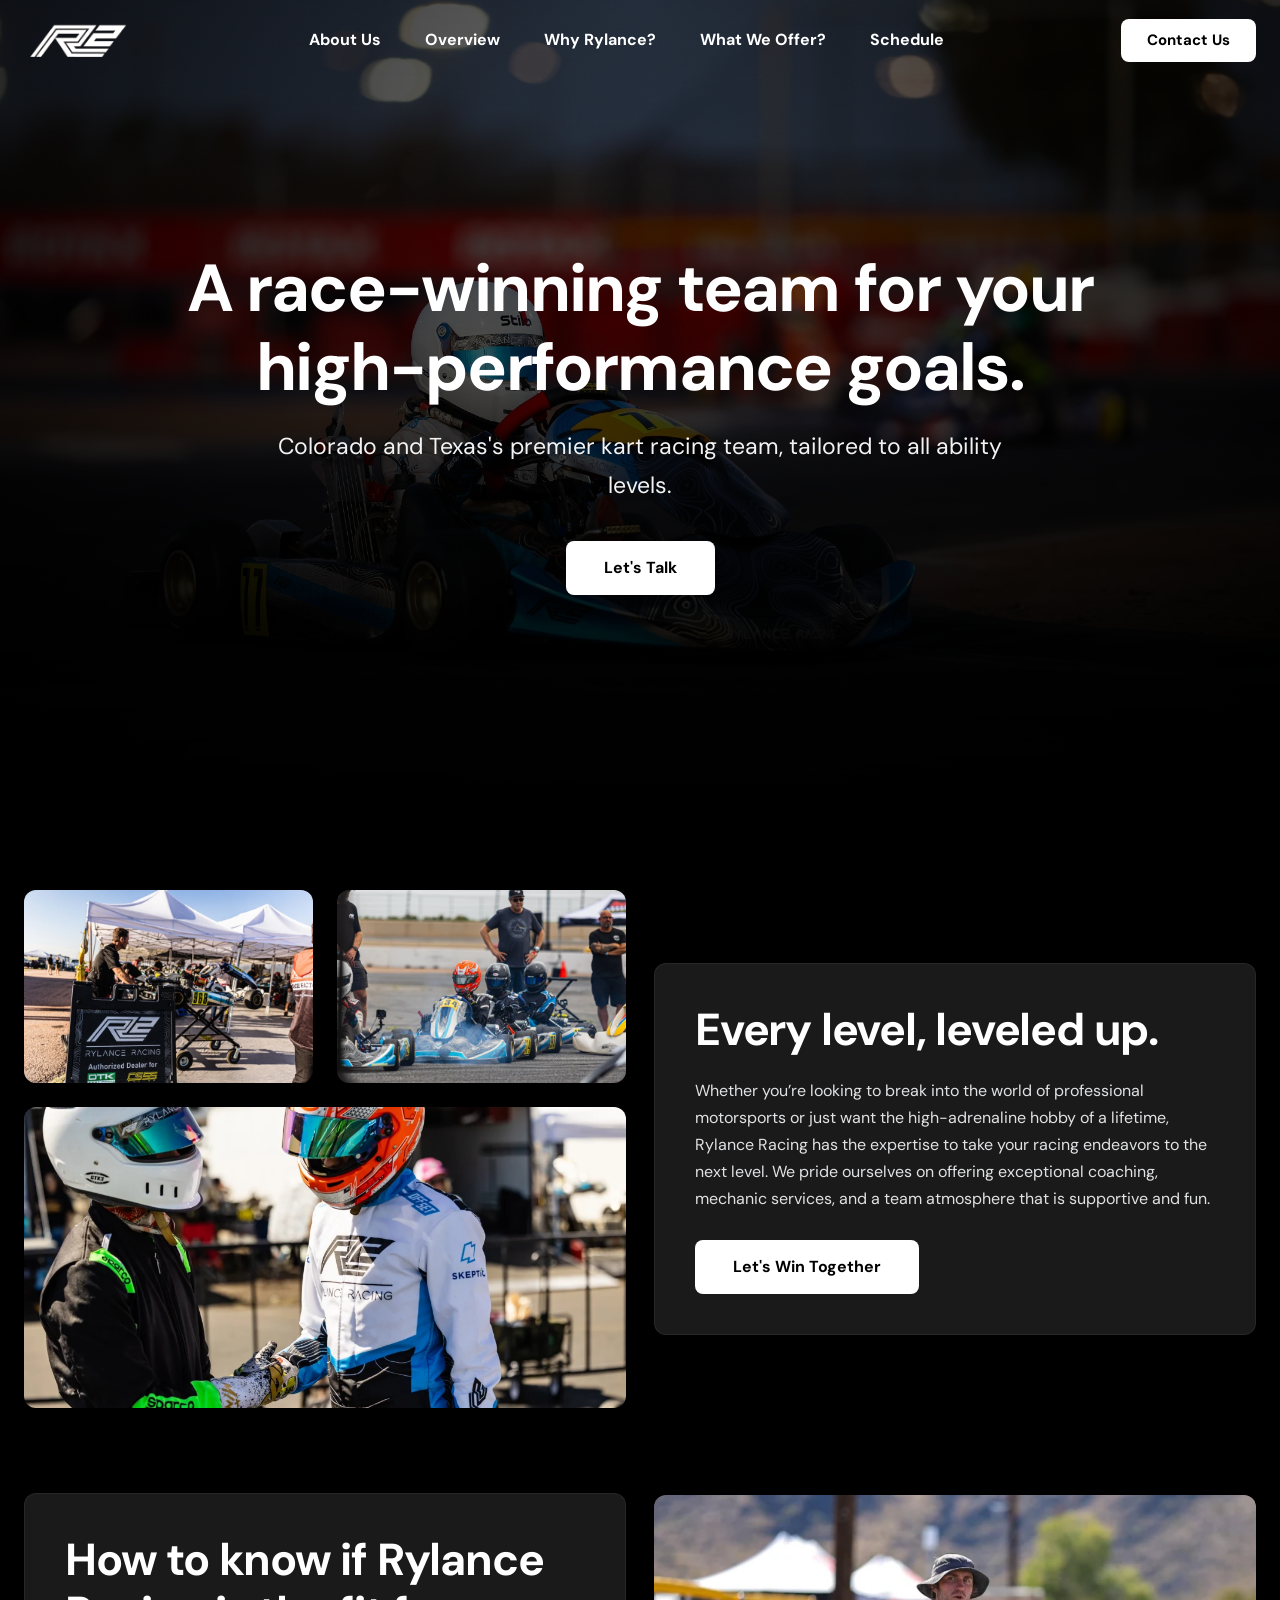
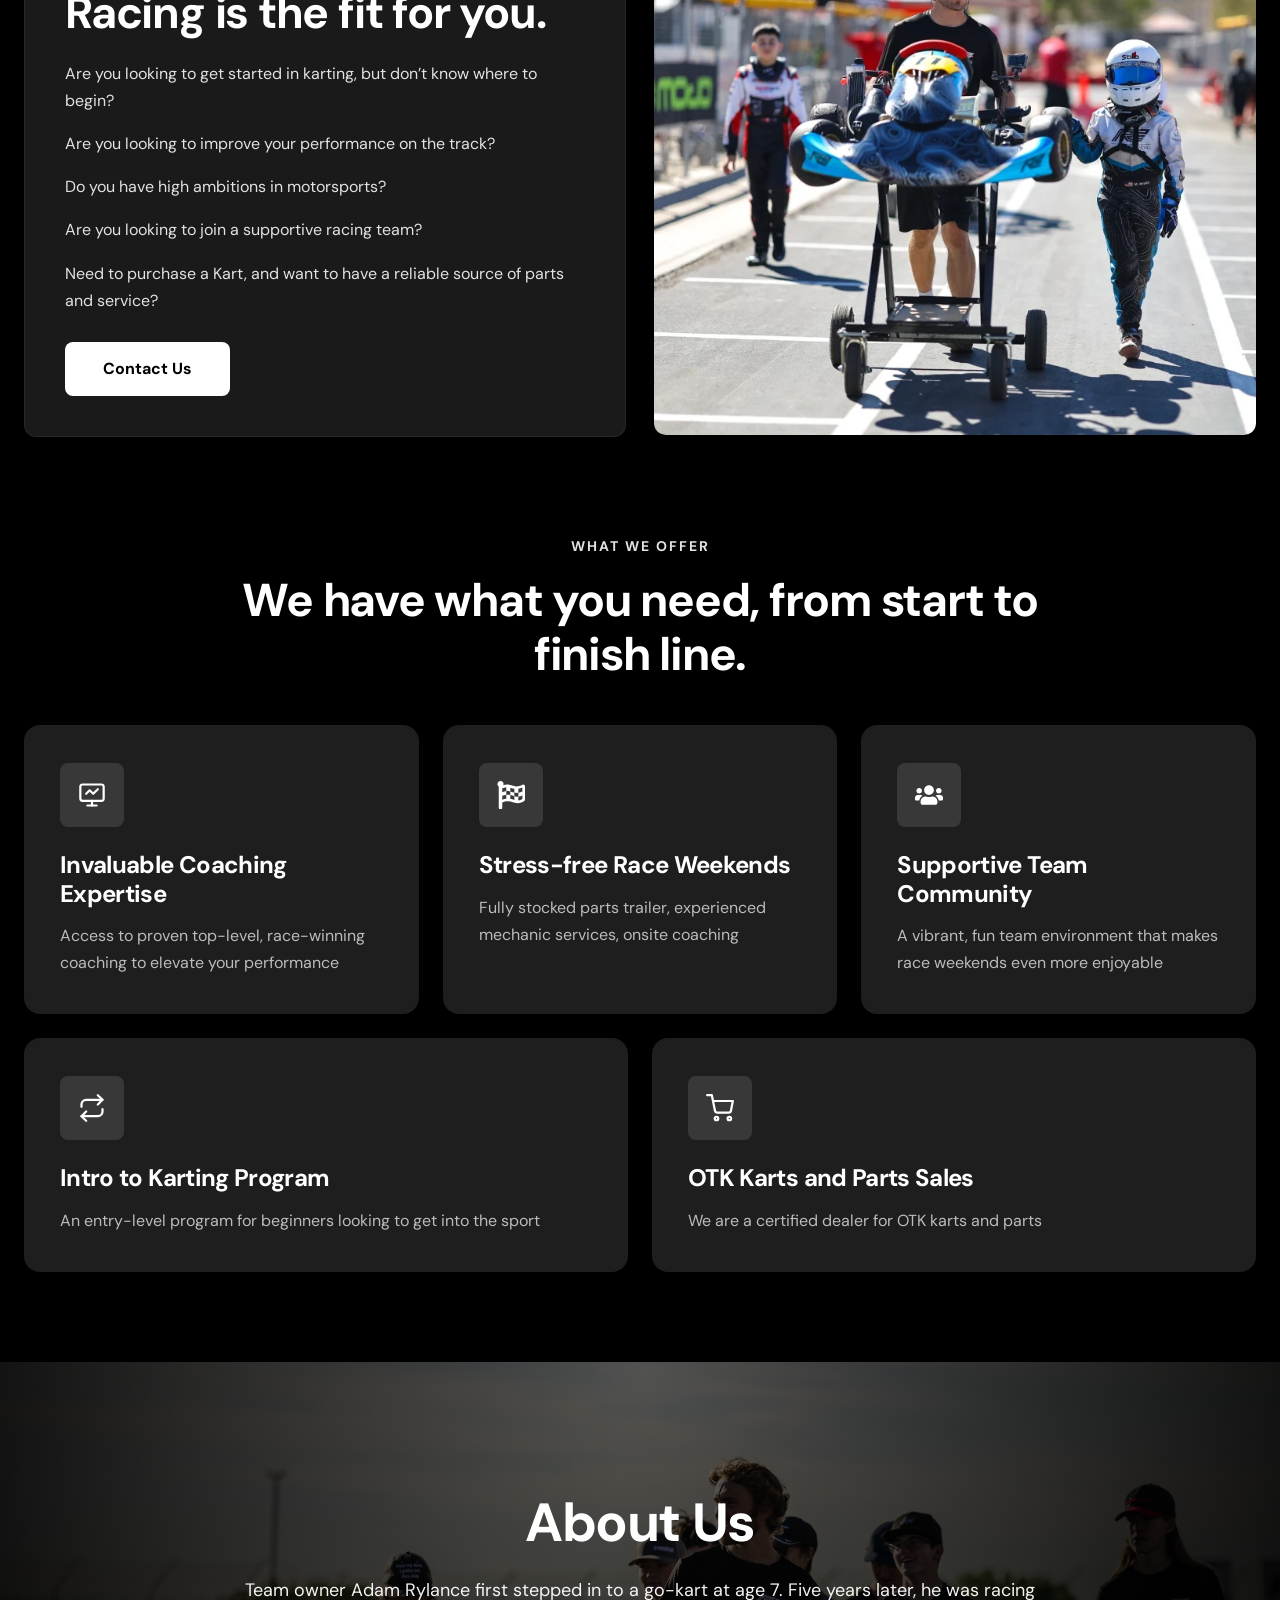
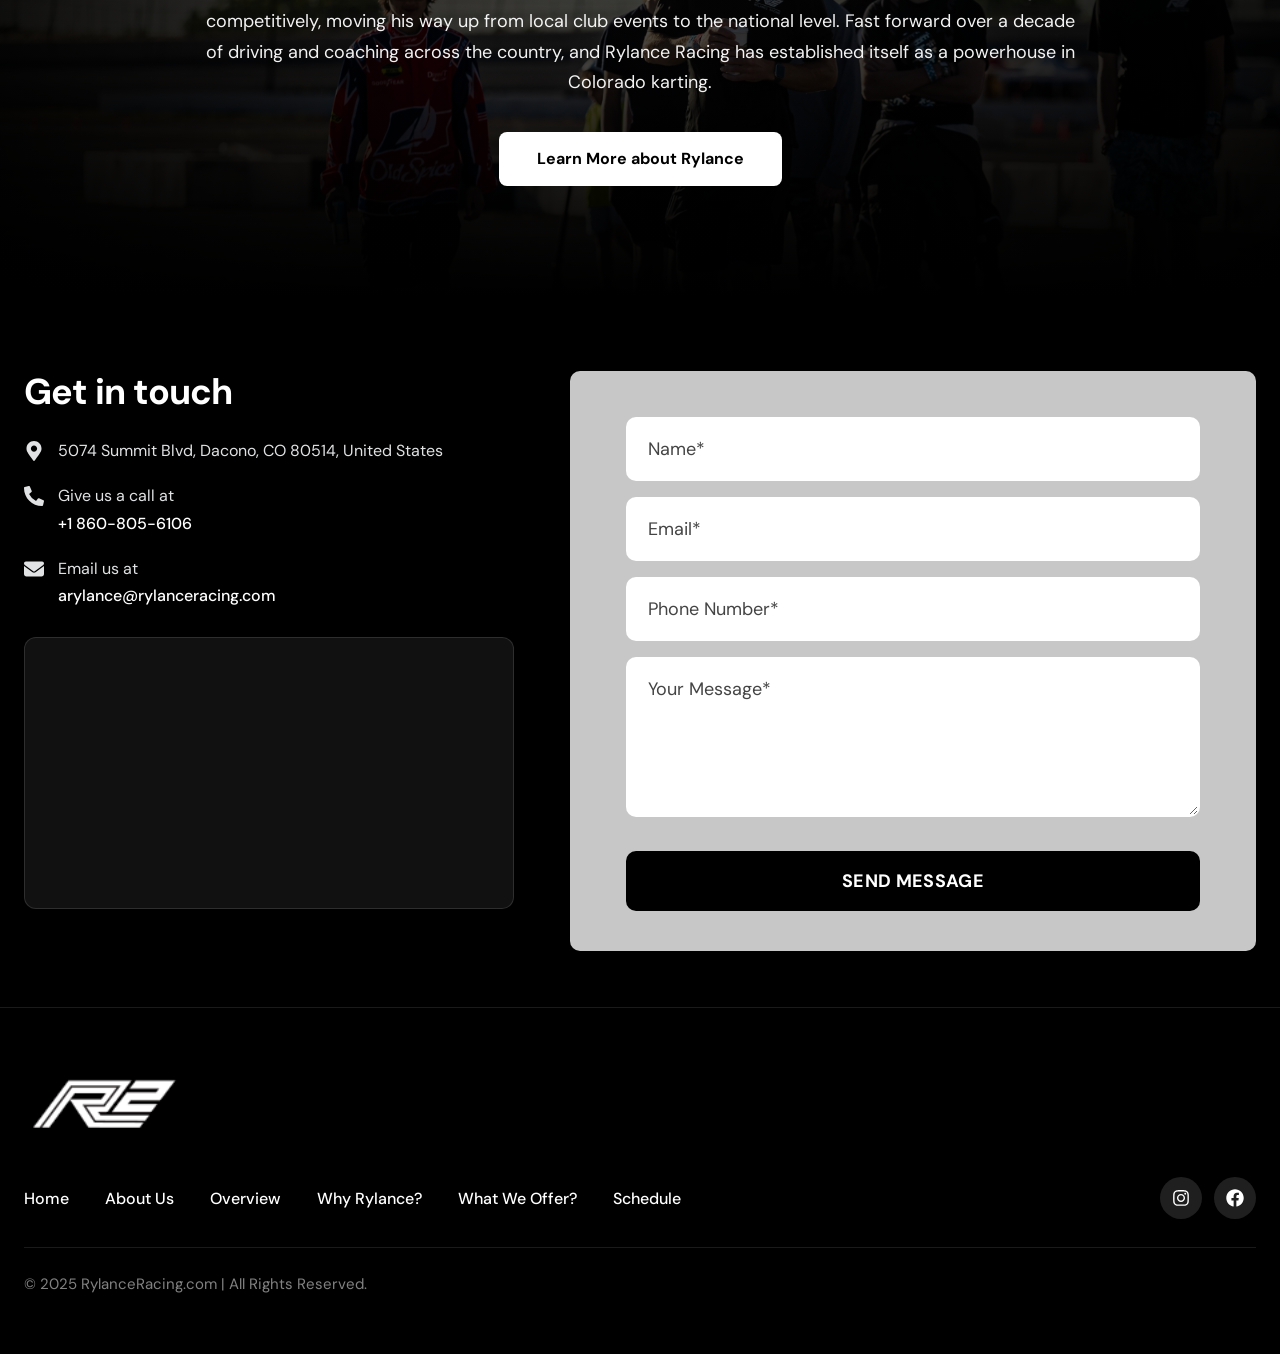
<file: index.html>
<!DOCTYPE html>
<html lang="en">
<head>
  <meta charset="UTF-8">
  <meta name="viewport" content="width=device-width, initial-scale=1.0">
  <title>Rylance Racing | Colorado &amp; Texas Kart Racing Team</title>
  <meta name="description" content="Colorado and Texas's premier kart racing team, tailored to all ability levels — coaching, mechanic services, Intro to Karting, and certified OTK karts &amp; parts.">
  <link rel="icon" type="image/png" href="assets/images/favicon.png">
  <link rel="stylesheet" href="styles.css">
</head>
<body>
  <header class="site-header">
    <div class="container header-inner">
      <a class="brand-logo" href="index.html" aria-label="Rylance Racing Home">
        <img src="assets/images/logo-light.png" width="120" height="58" alt="Rylance Racing">
      </a>

      <nav class="main-nav" id="primary-nav" aria-label="Primary Navigation">
        <ul>
          <li><a href="about-us.html">About Us</a></li>
          <li><a href="#overview">Overview</a></li>
          <li><a href="#why">Why Rylance?</a></li>
          <li><a href="#weoffer">What We Offer?</a></li>
          <li><a href="schedule.html">Schedule</a></li>
        </ul>
      </nav>

      <div class="header-actions">
        <a class="btn btn-light btn-header" href="#contact">Contact Us</a>
        <button class="menu-toggle" type="button" aria-label="Toggle navigation menu" aria-controls="primary-nav" aria-expanded="false">
          <svg viewBox="0 0 24 24" fill="none" stroke="currentColor" stroke-width="2.2" stroke-linecap="round" aria-hidden="true">
            <line x1="3" y1="6" x2="21" y2="6"></line>
            <line x1="3" y1="12" x2="21" y2="12"></line>
            <line x1="3" y1="18" x2="21" y2="18"></line>
          </svg>
        </button>
      </div>
    </div>
  </header>

  <main>
    <section class="hero hero-home">
      <div class="container">
        <h1>A race-winning team for your high-performance goals.</h1>
        <p class="hero-subtitle">Colorado and Texas's premier kart racing team, tailored to all ability levels.</p>
        <a class="btn btn-light" href="#contact">Let's Talk</a>
      </div>
    </section>

    <section class="section-split" id="overview">
      <div class="container split-grid">
        <div class="photo-collage">
          <img
            class="collage-top"
            src="assets/images/overview-1.webp"
            srcset="assets/images/overview-1-sm.webp 768w, assets/images/overview-1.webp 1980w"
            sizes="(max-width: 820px) 50vw, 320px"
            width="1980"
            height="1320"
            alt="Rylance Racing driver on track"
          >
          <img
            class="collage-top"
            src="assets/images/overview-2.webp"
            srcset="assets/images/overview-2-sm.webp 768w, assets/images/overview-2.webp 1980w"
            sizes="(max-width: 820px) 50vw, 320px"
            width="1980"
            height="1320"
            alt="Rylance Racing paddock and team support"
          >
          <img
            class="collage-wide"
            src="assets/images/overview-3.webp"
            srcset="assets/images/overview-3-md.webp 1024w, assets/images/overview-3.webp 1980w"
            sizes="(max-width: 820px) 100vw, 640px"
            width="1980"
            height="1320"
            alt="Kart racing competition action"
          >
        </div>

        <div class="feature-card">
          <h2>Every level, leveled up.</h2>
          <p>Whether you’re looking to break into the world of professional motorsports or just want the high-adrenaline hobby of a lifetime, Rylance Racing has the expertise to take your racing endeavors to the next level. We pride ourselves on offering exceptional coaching, mechanic services, and a team atmosphere that is supportive and fun.</p>
          <div class="card-actions">
            <a class="btn btn-light" href="#contact">Let's Win Together</a>
          </div>
        </div>
      </div>
    </section>

    <section class="section-split section-split--compact-top" id="why">
      <div class="container split-grid">
        <div class="feature-card">
          <h2>How to know if Rylance Racing is the fit for you.</h2>
          <p>Are you looking to get started in karting, but don’t know where to begin?</p>
          <p>Are you looking to improve your performance on the track?</p>
          <p>Do you have high ambitions in motorsports?</p>
          <p>Are you looking to join a supportive racing team?</p>
          <p>Need to purchase a Kart, and want to have a reliable source of parts and service?</p>
          <div class="card-actions">
            <a class="btn btn-light" href="#contact">Contact Us</a>
          </div>
        </div>

        <div class="feature-image-wrap">
          <img
            src="assets/images/why-rylance.webp"
            srcset="assets/images/why-rylance-sm.webp 768w, assets/images/why-rylance.webp 1362w"
            sizes="(max-width: 820px) 100vw, 640px"
            width="1362"
            height="1320"
            loading="lazy"
            alt="Rylance Racing kart on circuit"
          >
        </div>
      </div>
    </section>

    <section class="section-offer" id="weoffer">
      <div class="container">
        <div class="section-header">
          <span class="eyebrow">WHAT WE OFFER</span>
          <h2>We have what you need, from start to finish line.</h2>
        </div>

        <div class="offer-grid-top">
          <article class="offer-card">
            <div class="offer-icon" aria-hidden="true">
              <svg viewBox="0 0 24 24" fill="none" stroke="currentColor" stroke-width="1.9" stroke-linecap="round" stroke-linejoin="round">
                <rect x="2" y="3" width="20" height="14" rx="2" fill="none"></rect>
                <line x1="8" y1="21" x2="16" y2="21"></line>
                <line x1="12" y1="17" x2="12" y2="21"></line>
                <polyline points="7 11 10 8 13 11 17 7" fill="none"></polyline>
              </svg>
            </div>
            <h3>Invaluable Coaching Expertise</h3>
            <p>Access to proven top-level, race-winning coaching to elevate your performance</p>
          </article>

          <article class="offer-card">
            <div class="offer-icon" aria-hidden="true">
              <svg viewBox="0 0 512 512">
                <path d="M243.2 189.9V258c26.1 5.9 49.3 15.6 73.6 22.3v-68.2c-26-5.8-49.4-15.5-73.6-22.2zm223.3-123c-34.3 15.9-76.5 31.9-117 31.9C296 98.8 251.7 64 184.3 64c-25 0-47.3 4.4-68 12 2.8-7.3 4.1-15.2 3.6-23.6C118.1 24 94.8 1.2 66.3 0 34.3-1.3 8 24.3 8 56c0 19 9.5 35.8 24 45.9V488c0 13.3 10.7 24 24 24h16c13.3 0 24-10.7 24-24v-94.4c28.3-12.1 63.6-22.1 114.4-22.1 53.6 0 97.8 34.8 165.2 34.8 48.2 0 86.7-16.3 122.5-40.9 8.7-6 13.8-15.8 13.8-26.4V95.9c.1-23.3-24.2-38.8-45.4-29zM169.6 325.5c-25.8 2.7-50 8.2-73.6 16.6v-70.5c26.2-9.3 47.5-15 73.6-17.4zM464 191c-23.6 9.8-46.3 19.5-73.6 23.9V286c24.8-3.4 51.4-11.8 73.6-26v70.5c-25.1 16.1-48.5 24.7-73.6 27.1V286c-27 3.7-47.9 1.5-73.6-5.6v67.4c-23.9-7.4-47.3-16.7-73.6-21.3V258c-19.7-4.4-40.8-6.8-73.6-3.8v-70c-22.4 3.1-44.6 10.2-73.6 20.9v-70.5c33.2-12.2 50.1-19.8 73.6-22v71.6c27-3.7 48.4-1.3 73.6 5.7v-67.4c23.7 7.4 47.2 16.7 73.6 21.3v68.4c23.7 5.3 47.6 6.9 73.6 2.7V143c27-4.8 52.3-13.6 73.6-22.5z"></path>
              </svg>
            </div>
            <h3>Stress-free Race Weekends</h3>
            <p>Fully stocked parts trailer, experienced mechanic services, onsite coaching</p>
          </article>

          <article class="offer-card">
            <div class="offer-icon" aria-hidden="true">
              <svg viewBox="0 0 640 512">
                <path d="M96 224c35.3 0 64-28.7 64-64s-28.7-64-64-64-64 28.7-64 64 28.7 64 64 64zm448 0c35.3 0 64-28.7 64-64s-28.7-64-64-64-64 28.7-64 64 28.7 64 64 64zm32 32h-64c-17.6 0-33.5 7.1-45.1 18.6 40.3 22.1 68.9 62 75.1 109.4h66c17.7 0 32-14.3 32-32v-32c0-35.3-28.7-64-64-64zm-256 0c61.9 0 112-50.1 112-112S381.9 32 320 32 208 82.1 208 144s50.1 112 112 112zm76.8 32h-8.3c-20.8 10-43.9 16-68.5 16s-47.6-6-68.5-16h-8.3C179.6 288 128 339.6 128 403.2V432c0 26.5 21.5 48 48 48h288c26.5 0 48-21.5 48-48v-28.8c0-63.6-51.6-115.2-115.2-115.2zm-223.7-13.4C161.5 263.1 145.6 256 128 256H64c-35.3 0-64 28.7-64 64v32c0 17.7 14.3 32 32 32h65.9c6.3-47.4 34.9-87.3 75.2-109.4z"></path>
              </svg>
            </div>
            <h3>Supportive Team Community</h3>
            <p>A vibrant, fun team environment that makes race weekends even more enjoyable</p>
          </article>
        </div>

        <div class="offer-grid-bottom">
          <article class="offer-card">
            <div class="offer-icon" aria-hidden="true">
              <svg viewBox="0 0 24 24" fill="none" stroke="currentColor" stroke-width="1.9" stroke-linecap="round" stroke-linejoin="round">
                <polyline points="17 1 21 5 17 9" fill="none"></polyline>
                <path d="M3 11V9a4 4 0 0 1 4-4h14" fill="none"></path>
                <polyline points="7 23 3 19 7 15" fill="none"></polyline>
                <path d="M21 13v2a4 4 0 0 1-4 4H3" fill="none"></path>
              </svg>
            </div>
            <h3>Intro to Karting Program</h3>
            <p>An entry-level program for beginners looking to get into the sport</p>
          </article>

          <article class="offer-card">
            <div class="offer-icon" aria-hidden="true">
              <svg viewBox="0 0 24 24" fill="none" stroke="currentColor" stroke-width="1.9" stroke-linecap="round" stroke-linejoin="round">
                <circle cx="9" cy="21" r="1.5" fill="none"></circle>
                <circle cx="20" cy="21" r="1.5" fill="none"></circle>
                <path d="M1 1h4l2.7 13.4a2 2 0 0 0 2 1.6h9.7a2 2 0 0 0 2-1.6L23 6H6" fill="none"></path>
              </svg>
            </div>
            <h3>OTK Karts and Parts Sales</h3>
            <p>We are a certified dealer for OTK karts and parts</p>
          </article>
        </div>
      </div>
    </section>

    <section class="section-about-banner" id="aboutus">
      <div class="container">
        <h2>About Us</h2>
        <p>Team owner Adam Rylance first stepped in to a go-kart at age 7. Five years later, he was racing competitively, moving his way up from local club events to the national level. Fast forward over a decade of driving and coaching across the country, and Rylance Racing has established itself as a powerhouse in Colorado karting.</p>
        <a class="btn btn-light" href="about-us.html">Learn More about Rylance</a>
      </div>
    </section>

    <section class="section-contact" id="contact">
      <div class="container contact-grid">
        <div class="contact-info">
          <h2>Get in touch</h2>
          <ul class="contact-list">
            <li class="contact-item">
              <svg viewBox="0 0 384 512" aria-hidden="true">
                <path d="M172.268 501.67C26.97 291.031 0 269.413 0 192 0 85.961 85.961 0 192 0s192 85.961 192 192c0 77.413-26.97 99.031-172.268 309.67-9.535 13.774-29.93 13.773-39.464 0zM192 272c44.183 0 80-35.817 80-80s-35.817-80-80-80-80 35.817-80 80 35.817 80 80 80z"></path>
              </svg>
              <div>
                <span>5074 Summit Blvd, Dacono, CO 80514, United States</span>
              </div>
            </li>
            <li class="contact-item">
              <svg viewBox="0 0 512 512" aria-hidden="true">
                <path d="M497.39 361.8l-112-48a24 24 0 0 0-28 6.9l-49.6 60.6A370.66 370.66 0 0 1 130.6 204.11l60.6-49.6a23.94 23.94 0 0 0 6.9-28l-48-112A24.16 24.16 0 0 0 122.6.61l-104 24A24 24 0 0 0 0 48c0 256.5 207.9 464 464 464a24 24 0 0 0 23.4-18.6l24-104a24.29 24.29 0 0 0-14.01-27.6z"></path>
              </svg>
              <div>
                <span>Give us a call at</span>
                <a href="tel:+18608056106">+1 860-805-6106</a>
              </div>
            </li>
            <li class="contact-item">
              <svg viewBox="0 0 512 512" aria-hidden="true">
                <path d="M48 64C21.5 64 0 85.5 0 112c0 15.1 7.1 29.3 19.2 38.4L236.8 313.6c11.4 8.5 27 8.5 38.4 0L492.8 150.4c12.1-9.1 19.2-23.3 19.2-38.4c0-26.5-21.5-48-48-48H48zM0 176V384c0 35.3 28.7 64 64 64H448c35.3 0 64-28.7 64-64V176L294.4 339.2c-22.8 17.1-54 17.1-76.8 0L0 176z"></path>
              </svg>
              <div>
                <span>Email us at</span>
                <a href="mailto:arylance@rylanceracing.com">arylance@rylanceracing.com</a>
              </div>
            </li>
          </ul>

          <div class="map-embed">
            <iframe
              loading="lazy"
              src="https://maps.google.com/maps?q=5074%20Summit%20Blvd%2C%20Dacono%2C%20CO%2080514%2C%20United%20States&amp;t=m&amp;z=9&amp;output=embed&amp;iwloc=near"
              title="5074 Summit Blvd, Dacono, CO 80514, United States"
              aria-label="5074 Summit Blvd, Dacono, CO 80514, United States"
            ></iframe>
          </div>
        </div>

        <div class="contact-form-card">
          <form class="contact-form js-contact-form" action="mailto:arylance@rylanceracing.com" method="post" enctype="text/plain">
            <div class="form-field">
              <label for="contact-name">Name</label>
              <input type="text" id="contact-name" name="name" placeholder="Name*" required>
            </div>
            <div class="form-field">
              <label for="contact-email">Email</label>
              <input type="email" id="contact-email" name="email" placeholder="Email*" required>
            </div>
            <div class="form-field">
              <label for="contact-phone">Phone Number</label>
              <input type="tel" id="contact-phone" name="phone" placeholder="Phone Number*" required>
            </div>
            <div class="form-field">
              <label for="contact-message">Your Message</label>
              <textarea id="contact-message" name="message" rows="5" placeholder="Your Message*" required></textarea>
            </div>
            <button class="btn-submit" type="submit">Send Message</button>
            <p class="form-status" role="status" hidden></p>
          </form>
        </div>
      </div>
    </section>
  </main>

  <footer class="site-footer">
    <div class="container">
      <a class="footer-logo" href="index.html" aria-label="Rylance Racing Home">
        <img src="assets/images/logo-light.png" width="160" height="77" alt="Rylance Racing">
      </a>

      <div class="footer-row">
        <ul class="footer-nav">
          <li><a href="index.html">Home</a></li>
          <li><a href="about-us.html">About Us</a></li>
          <li><a href="#overview">Overview</a></li>
          <li><a href="#why">Why Rylance?</a></li>
          <li><a href="#weoffer">What We Offer?</a></li>
          <li><a href="schedule.html">Schedule</a></li>
        </ul>

        <div class="social-links">
          <a href="https://www.instagram.com/rylanceracing/" target="_blank" rel="noopener noreferrer" aria-label="Rylance Racing on Instagram">
            <svg viewBox="0 0 448 512" aria-hidden="true">
              <path d="M224.1 141c-63.6 0-114.9 51.3-114.9 114.9s51.3 114.9 114.9 114.9S339 319.5 339 255.9 287.7 141 224.1 141zm0 189.6c-41.1 0-74.7-33.5-74.7-74.7s33.5-74.7 74.7-74.7 74.7 33.5 74.7 74.7-33.6 74.7-74.7 74.7zm146.4-194.3c0 14.9-12 26.8-26.8 26.8-14.9 0-26.8-12-26.8-26.8s12-26.8 26.8-26.8 26.8 12 26.8 26.8zm76.1 27.2c-1.7-35.9-9.9-67.7-36.2-93.9-26.2-26.2-58-34.4-93.9-36.2-37-2.1-147.9-2.1-184.9 0-35.8 1.7-67.6 9.9-93.9 36.1s-34.4 58-36.2 93.9c-2.1 37-2.1 147.9 0 184.9 1.7 35.9 9.9 67.7 36.2 93.9s58 34.4 93.9 36.2c37 2.1 147.9 2.1 184.9 0 35.9-1.7 67.7-9.9 93.9-36.2 26.2-26.2 34.4-58 36.2-93.9 2.1-37 2.1-147.8 0-184.8zM398.8 388c-7.8 19.6-22.9 34.7-42.6 42.6-29.5 11.7-99.5 9-132.1 9s-102.7 2.6-132.1-9c-19.6-7.8-34.7-22.9-42.6-42.6-11.7-29.5-9-99.5-9-132.1s-2.6-102.7 9-132.1c7.8-19.6 22.9-34.7 42.6-42.6 29.5-11.7 99.5-9 132.1-9s102.7-2.6 132.1 9c19.6 7.8 34.7 22.9 42.6 42.6 11.7 29.5 9 99.5 9 132.1s2.7 102.7-9 132.1z"></path>
            </svg>
          </a>
          <a href="https://www.facebook.com/people/Rylance-Racing/61552234588349" target="_blank" rel="noopener noreferrer" aria-label="Rylance Racing on Facebook">
            <svg viewBox="0 0 512 512" aria-hidden="true">
              <path d="M504 256C504 119 393 8 256 8S8 119 8 256c0 123.78 90.69 226.38 209.25 245V327.69h-63V256h63v-54.64c0-62.15 37-96.48 93.67-96.48 27.14 0 55.52 4.84 55.52 4.84v61h-31.28c-30.8 0-40.41 19.12-40.41 38.73V256h68.78l-11 71.69h-57.78V501C413.31 482.38 504 379.78 504 256z"></path>
            </svg>
          </a>
        </div>
      </div>

      <p class="copyright">&copy; 2025 RylanceRacing.com | All Rights Reserved.</p>
    </div>
  </footer>

  <script src="script.js"></script>
</body>
</html>
</file>
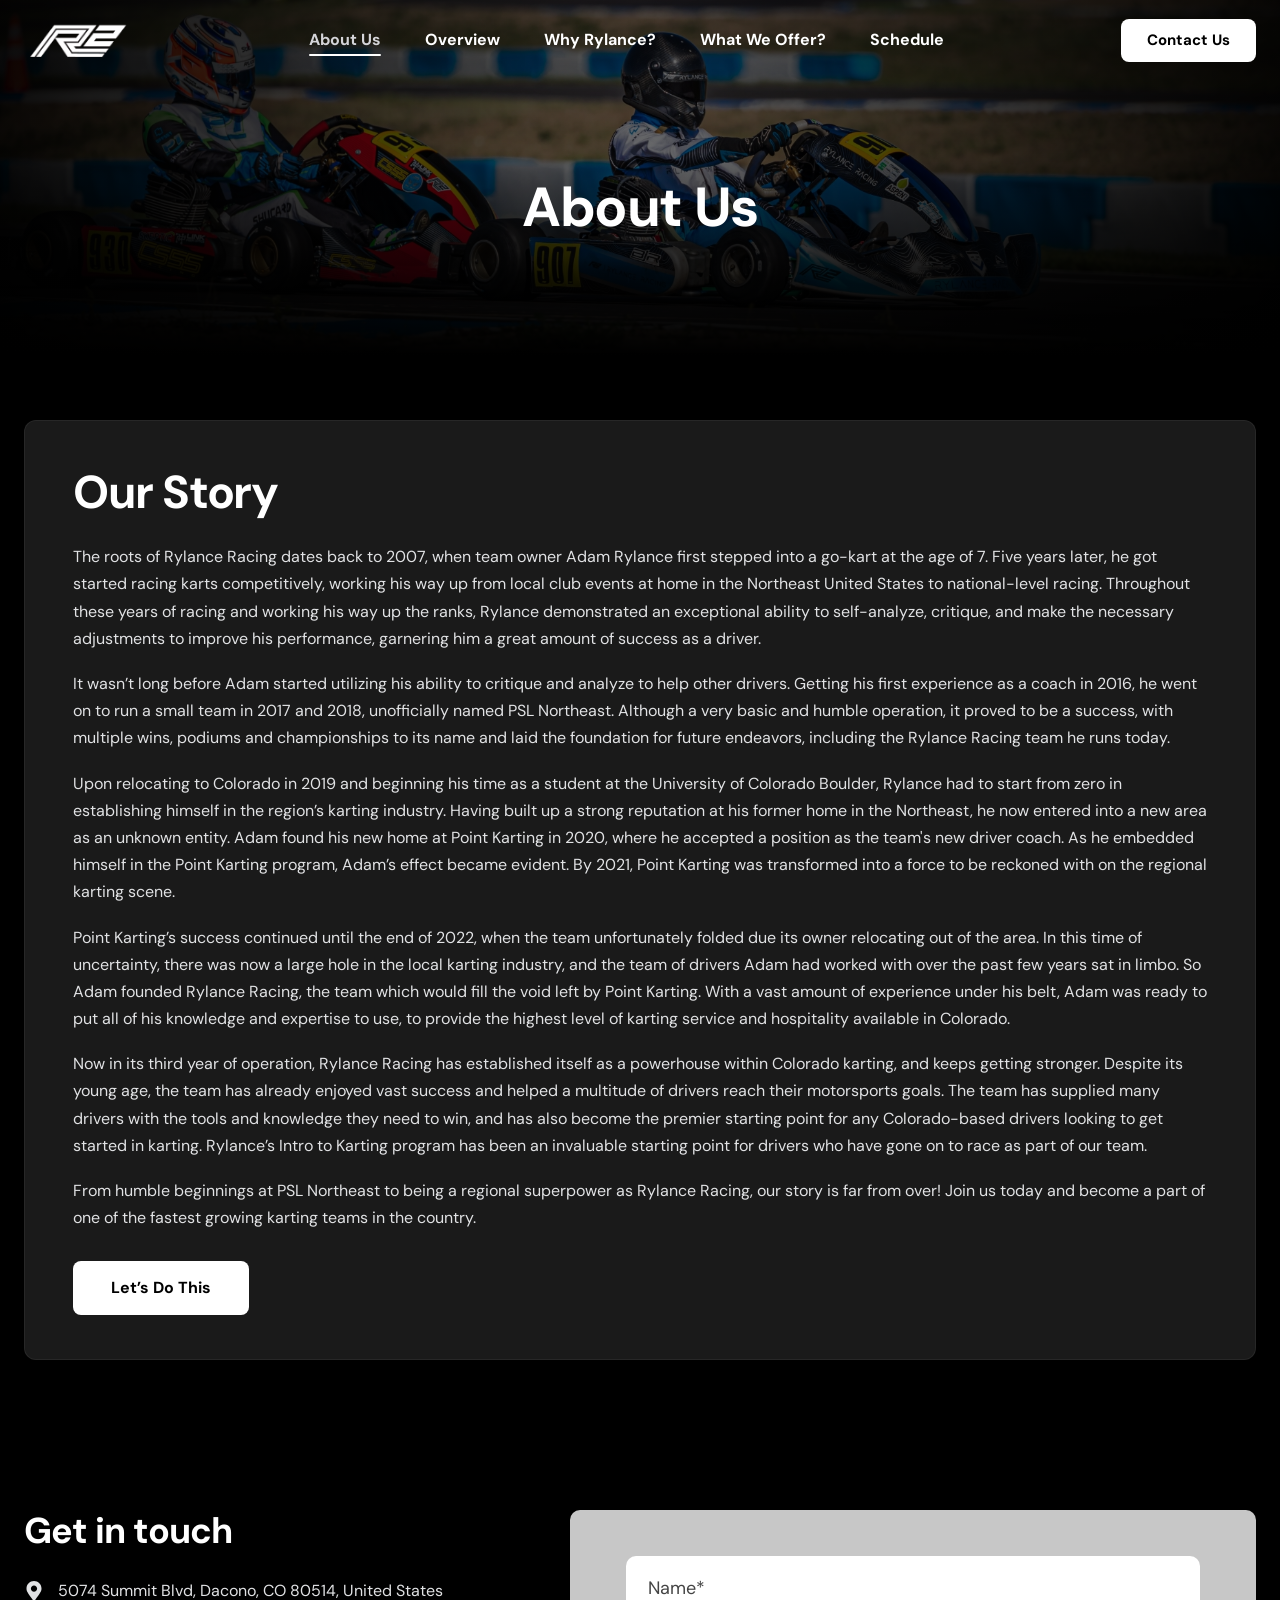
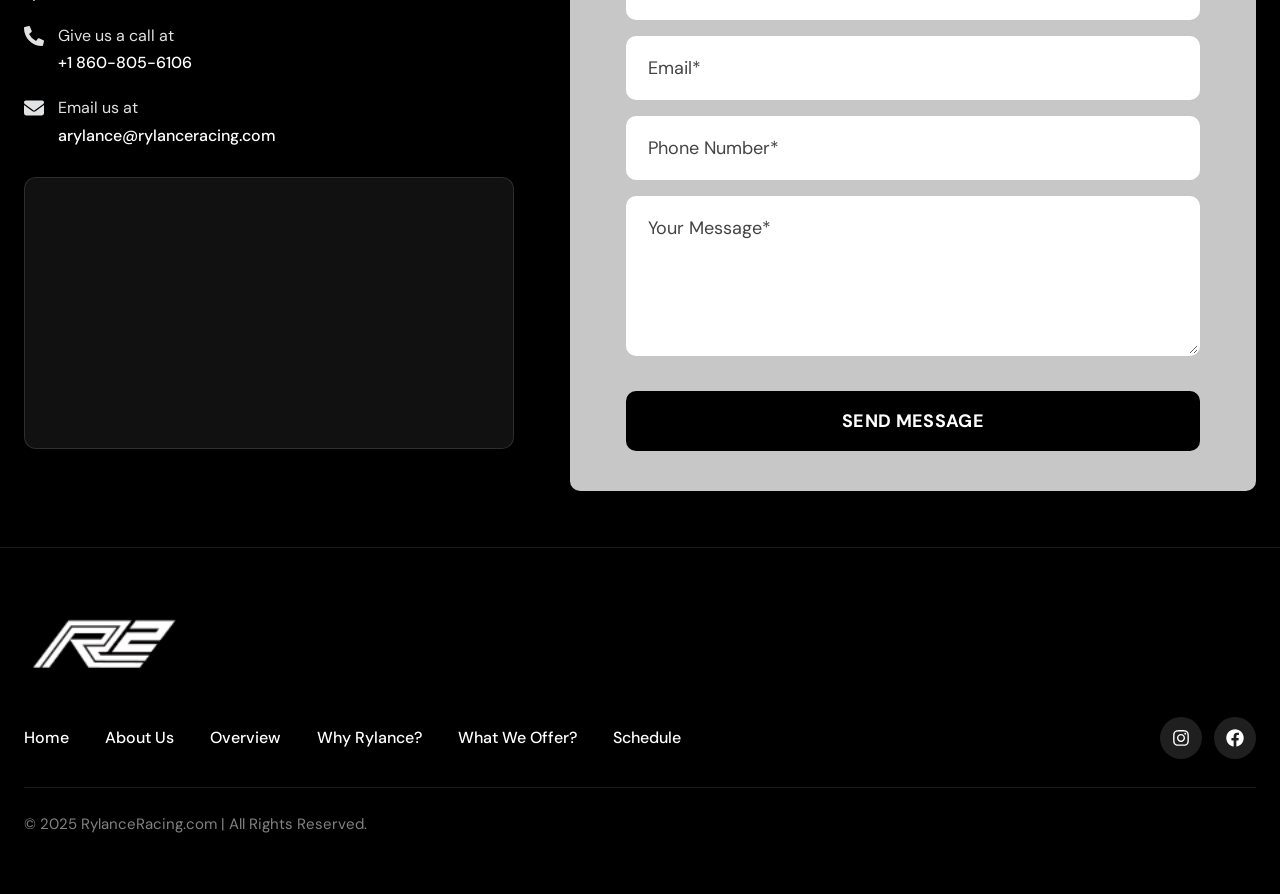
<file: about-us.html>
<!DOCTYPE html>
<html lang="en">
<head>
  <meta charset="UTF-8">
  <meta name="viewport" content="width=device-width, initial-scale=1.0">
  <title>About Us | Rylance Racing</title>
  <meta name="description" content="Learn the story behind Rylance Racing — from founder Adam Rylance's start in karting at age 7 to building a Colorado karting powerhouse.">
  <link rel="icon" type="image/png" href="assets/images/favicon.png">
  <link rel="stylesheet" href="styles.css">
</head>
<body>
  <header class="site-header">
    <div class="container header-inner">
      <a class="brand-logo" href="index.html" aria-label="Rylance Racing Home">
        <img src="assets/images/logo-light.png" width="120" height="58" alt="Rylance Racing">
      </a>

      <nav class="main-nav" id="primary-nav" aria-label="Primary Navigation">
        <ul>
          <li><a href="about-us.html" class="is-active" aria-current="page">About Us</a></li>
          <li><a href="index.html#overview">Overview</a></li>
          <li><a href="index.html#why">Why Rylance?</a></li>
          <li><a href="index.html#weoffer">What We Offer?</a></li>
          <li><a href="schedule.html">Schedule</a></li>
        </ul>
      </nav>

      <div class="header-actions">
        <a class="btn btn-light btn-header" href="#contact">Contact Us</a>
        <button class="menu-toggle" type="button" aria-label="Toggle navigation menu" aria-controls="primary-nav" aria-expanded="false">
          <svg viewBox="0 0 24 24" fill="none" stroke="currentColor" stroke-width="2.2" stroke-linecap="round" aria-hidden="true">
            <line x1="3" y1="6" x2="21" y2="6"></line>
            <line x1="3" y1="12" x2="21" y2="12"></line>
            <line x1="3" y1="18" x2="21" y2="18"></line>
          </svg>
        </button>
      </div>
    </div>
  </header>

  <main>
    <section class="hero hero-page hero-about">
      <div class="container">
        <h1>About Us</h1>
      </div>
    </section>

    <section class="section-story" id="about">
      <div class="container">
        <article class="story-card">
          <h2>Our Story</h2>
          <p>The roots of Rylance Racing dates back to 2007, when team owner Adam Rylance first stepped into a go-kart at the age of 7. Five years later, he got started racing karts competitively, working his way up from local club events at home in the Northeast United States to national-level racing. Throughout these years of racing and working his way up the ranks, Rylance demonstrated an exceptional ability to self-analyze, critique, and make the necessary adjustments to improve his performance, garnering him a great amount of success as a driver.</p>
          <p>It wasn’t long before Adam started utilizing his ability to critique and analyze to help other drivers. Getting his first experience as a coach in 2016, he went on to run a small team in 2017 and 2018, unofficially named PSL Northeast. Although a very basic and humble operation, it proved to be a success, with multiple wins, podiums and championships to its name and laid the foundation for future endeavors, including the Rylance Racing team he runs today.</p>
          <p>Upon relocating to Colorado in 2019 and beginning his time as a student at the University of Colorado Boulder, Rylance had to start from zero in establishing himself in the region’s karting industry. Having built up a strong reputation at his former home in the Northeast, he now entered into a new area as an unknown entity. Adam found his new home at Point Karting in 2020, where he accepted a position as the team's new driver coach. As he embedded himself in the Point Karting program, Adam’s effect became evident. By 2021, Point Karting was transformed into a force to be reckoned with on the regional karting scene.</p>
          <p>Point Karting’s success continued until the end of 2022, when the team unfortunately folded due its owner relocating out of the area. In this time of uncertainty, there was now a large hole in the local karting industry, and the team of drivers Adam had worked with over the past few years sat in limbo. So Adam founded Rylance Racing, the team which would fill the void left by Point Karting. With a vast amount of experience under his belt, Adam was ready to put all of his knowledge and expertise to use, to provide the highest level of karting service and hospitality available in Colorado.</p>
          <p>Now in its third year of operation, Rylance Racing has established itself as a powerhouse within Colorado karting, and keeps getting stronger. Despite its young age, the team has already enjoyed vast success and helped a multitude of drivers reach their motorsports goals. The team has supplied many drivers with the tools and knowledge they need to win, and has also become the premier starting point for any Colorado-based drivers looking to get started in karting. Rylance’s Intro to Karting program has been an invaluable starting point for drivers who have gone on to race as part of our team.</p>
          <p>From humble beginnings at PSL Northeast to being a regional superpower as Rylance Racing, our story is far from over! Join us today and become a part of one of the fastest growing karting teams in the country.</p>
          <div class="card-actions">
            <a class="btn btn-light" href="#contact">Let’s Do This</a>
          </div>
        </article>
      </div>
    </section>

    <section class="section-contact" id="contact">
      <div class="container contact-grid">
        <div class="contact-info">
          <h2>Get in touch</h2>
          <ul class="contact-list">
            <li class="contact-item">
              <svg viewBox="0 0 384 512" aria-hidden="true">
                <path d="M172.268 501.67C26.97 291.031 0 269.413 0 192 0 85.961 85.961 0 192 0s192 85.961 192 192c0 77.413-26.97 99.031-172.268 309.67-9.535 13.774-29.93 13.773-39.464 0zM192 272c44.183 0 80-35.817 80-80s-35.817-80-80-80-80 35.817-80 80 35.817 80 80 80z"></path>
              </svg>
              <div>
                <span>5074 Summit Blvd, Dacono, CO 80514, United States</span>
              </div>
            </li>
            <li class="contact-item">
              <svg viewBox="0 0 512 512" aria-hidden="true">
                <path d="M497.39 361.8l-112-48a24 24 0 0 0-28 6.9l-49.6 60.6A370.66 370.66 0 0 1 130.6 204.11l60.6-49.6a23.94 23.94 0 0 0 6.9-28l-48-112A24.16 24.16 0 0 0 122.6.61l-104 24A24 24 0 0 0 0 48c0 256.5 207.9 464 464 464a24 24 0 0 0 23.4-18.6l24-104a24.29 24.29 0 0 0-14.01-27.6z"></path>
              </svg>
              <div>
                <span>Give us a call at</span>
                <a href="tel:+18608056106">+1 860-805-6106</a>
              </div>
            </li>
            <li class="contact-item">
              <svg viewBox="0 0 512 512" aria-hidden="true">
                <path d="M48 64C21.5 64 0 85.5 0 112c0 15.1 7.1 29.3 19.2 38.4L236.8 313.6c11.4 8.5 27 8.5 38.4 0L492.8 150.4c12.1-9.1 19.2-23.3 19.2-38.4c0-26.5-21.5-48-48-48H48zM0 176V384c0 35.3 28.7 64 64 64H448c35.3 0 64-28.7 64-64V176L294.4 339.2c-22.8 17.1-54 17.1-76.8 0L0 176z"></path>
              </svg>
              <div>
                <span>Email us at</span>
                <a href="mailto:arylance@rylanceracing.com">arylance@rylanceracing.com</a>
              </div>
            </li>
          </ul>

          <div class="map-embed">
            <iframe
              loading="lazy"
              src="https://maps.google.com/maps?q=5074%20Summit%20Blvd%2C%20Dacono%2C%20CO%2080514%2C%20United%20States&amp;t=m&amp;z=9&amp;output=embed&amp;iwloc=near"
              title="5074 Summit Blvd, Dacono, CO 80514, United States"
              aria-label="5074 Summit Blvd, Dacono, CO 80514, United States"
            ></iframe>
          </div>
        </div>

        <div class="contact-form-card">
          <form class="contact-form js-contact-form" action="mailto:arylance@rylanceracing.com" method="post" enctype="text/plain">
            <div class="form-field">
              <label for="contact-name">Name</label>
              <input type="text" id="contact-name" name="name" placeholder="Name*" required>
            </div>
            <div class="form-field">
              <label for="contact-email">Email</label>
              <input type="email" id="contact-email" name="email" placeholder="Email*" required>
            </div>
            <div class="form-field">
              <label for="contact-phone">Phone Number</label>
              <input type="tel" id="contact-phone" name="phone" placeholder="Phone Number*" required>
            </div>
            <div class="form-field">
              <label for="contact-message">Your Message</label>
              <textarea id="contact-message" name="message" rows="5" placeholder="Your Message*" required></textarea>
            </div>
            <button class="btn-submit" type="submit">Send Message</button>
            <p class="form-status" role="status" hidden></p>
          </form>
        </div>
      </div>
    </section>
  </main>

  <footer class="site-footer">
    <div class="container">
      <a class="footer-logo" href="index.html" aria-label="Rylance Racing Home">
        <img src="assets/images/logo-light.png" width="160" height="77" alt="Rylance Racing">
      </a>

      <div class="footer-row">
        <ul class="footer-nav">
          <li><a href="index.html">Home</a></li>
          <li><a href="about-us.html">About Us</a></li>
          <li><a href="index.html#overview">Overview</a></li>
          <li><a href="index.html#why">Why Rylance?</a></li>
          <li><a href="index.html#weoffer">What We Offer?</a></li>
          <li><a href="schedule.html">Schedule</a></li>
        </ul>

        <div class="social-links">
          <a href="https://www.instagram.com/rylanceracing/" target="_blank" rel="noopener noreferrer" aria-label="Rylance Racing on Instagram">
            <svg viewBox="0 0 448 512" aria-hidden="true">
              <path d="M224.1 141c-63.6 0-114.9 51.3-114.9 114.9s51.3 114.9 114.9 114.9S339 319.5 339 255.9 287.7 141 224.1 141zm0 189.6c-41.1 0-74.7-33.5-74.7-74.7s33.5-74.7 74.7-74.7 74.7 33.5 74.7 74.7-33.6 74.7-74.7 74.7zm146.4-194.3c0 14.9-12 26.8-26.8 26.8-14.9 0-26.8-12-26.8-26.8s12-26.8 26.8-26.8 26.8 12 26.8 26.8zm76.1 27.2c-1.7-35.9-9.9-67.7-36.2-93.9-26.2-26.2-58-34.4-93.9-36.2-37-2.1-147.9-2.1-184.9 0-35.8 1.7-67.6 9.9-93.9 36.1s-34.4 58-36.2 93.9c-2.1 37-2.1 147.9 0 184.9 1.7 35.9 9.9 67.7 36.2 93.9s58 34.4 93.9 36.2c37 2.1 147.9 2.1 184.9 0 35.9-1.7 67.7-9.9 93.9-36.2 26.2-26.2 34.4-58 36.2-93.9 2.1-37 2.1-147.8 0-184.8zM398.8 388c-7.8 19.6-22.9 34.7-42.6 42.6-29.5 11.7-99.5 9-132.1 9s-102.7 2.6-132.1-9c-19.6-7.8-34.7-22.9-42.6-42.6-11.7-29.5-9-99.5-9-132.1s-2.6-102.7 9-132.1c7.8-19.6 22.9-34.7 42.6-42.6 29.5-11.7 99.5-9 132.1-9s102.7-2.6 132.1 9c19.6 7.8 34.7 22.9 42.6 42.6 11.7 29.5 9 99.5 9 132.1s2.7 102.7-9 132.1z"></path>
            </svg>
          </a>
          <a href="https://www.facebook.com/people/Rylance-Racing/61552234588349" target="_blank" rel="noopener noreferrer" aria-label="Rylance Racing on Facebook">
            <svg viewBox="0 0 512 512" aria-hidden="true">
              <path d="M504 256C504 119 393 8 256 8S8 119 8 256c0 123.78 90.69 226.38 209.25 245V327.69h-63V256h63v-54.64c0-62.15 37-96.48 93.67-96.48 27.14 0 55.52 4.84 55.52 4.84v61h-31.28c-30.8 0-40.41 19.12-40.41 38.73V256h68.78l-11 71.69h-57.78V501C413.31 482.38 504 379.78 504 256z"></path>
            </svg>
          </a>
        </div>
      </div>

      <p class="copyright">&copy; 2025 RylanceRacing.com | All Rights Reserved.</p>
    </div>
  </footer>

  <script src="script.js"></script>
</body>
</html>
</file>
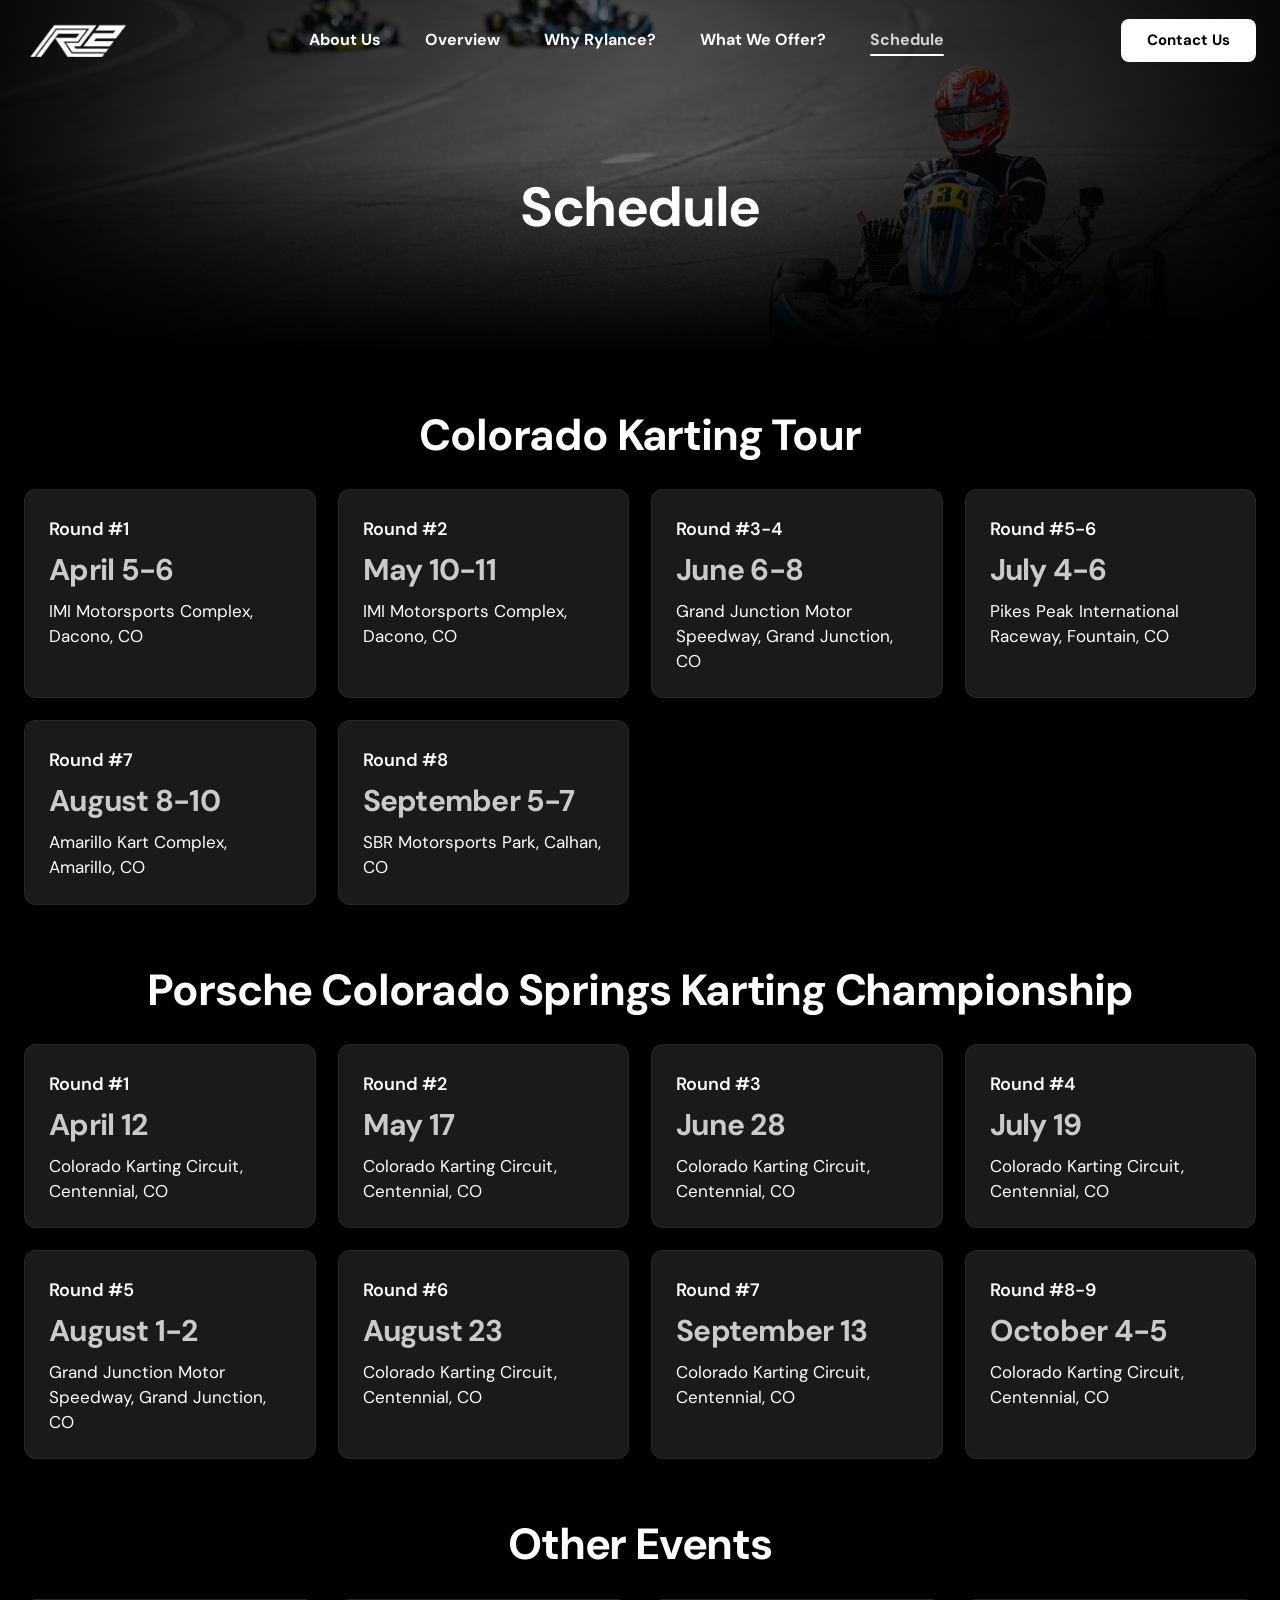
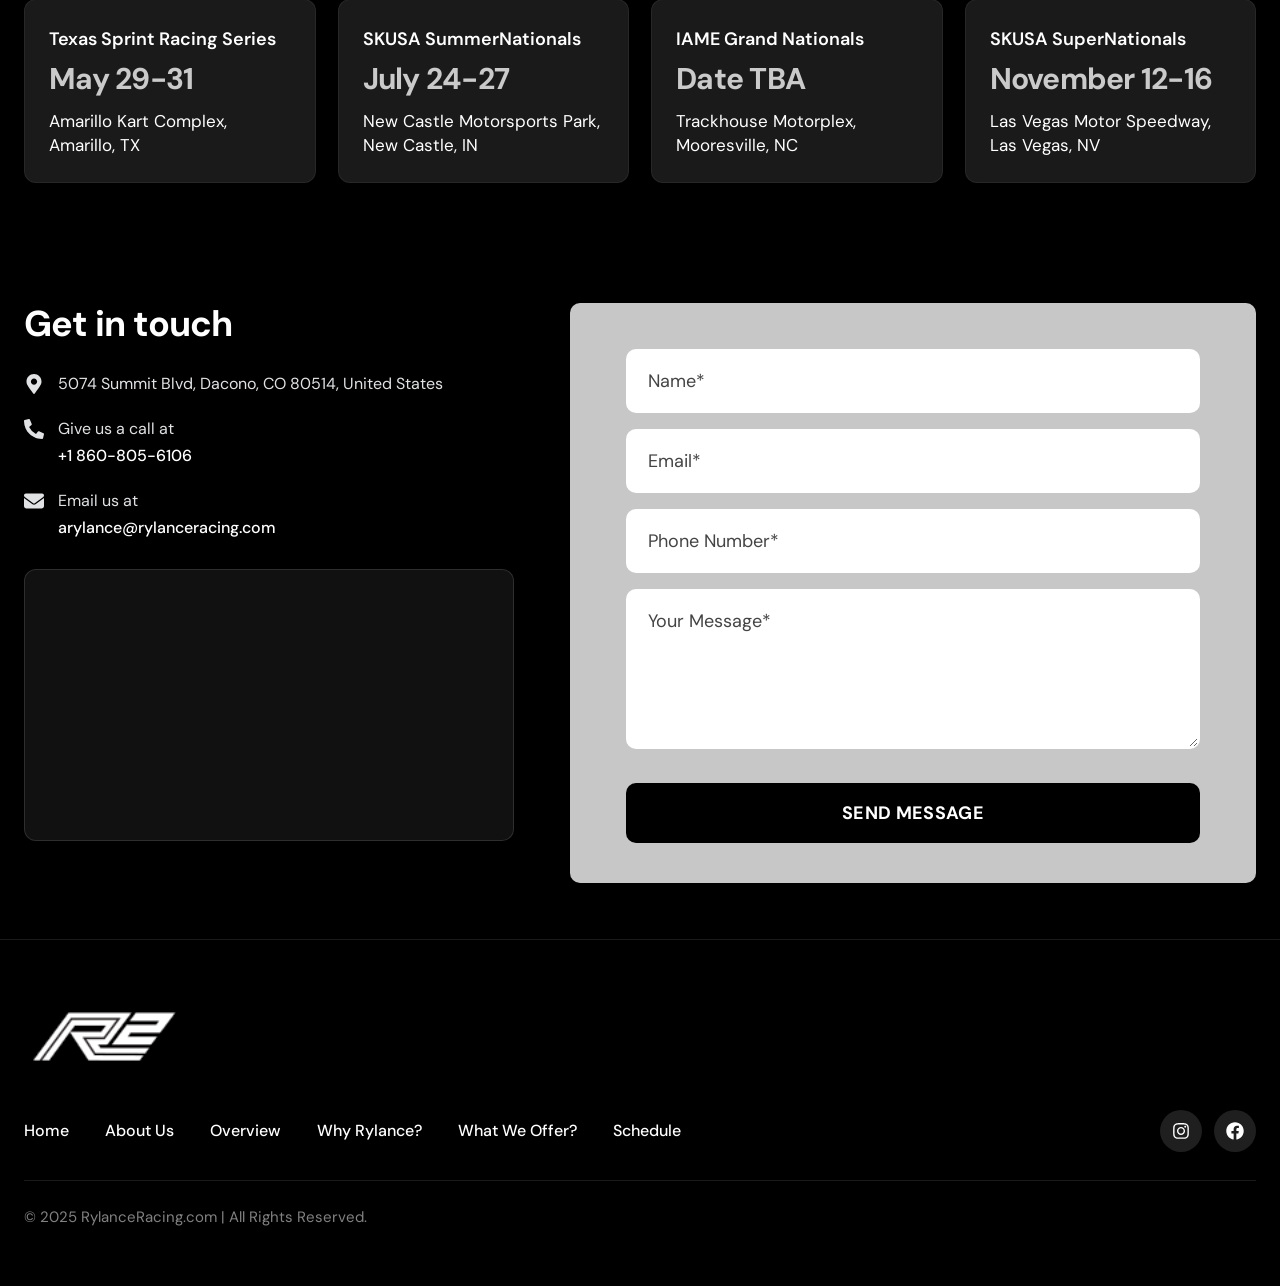
<file: schedule.html>
<!DOCTYPE html>
<html lang="en">
<head>
  <meta charset="UTF-8">
  <meta name="viewport" content="width=device-width, initial-scale=1.0">
  <title>Schedule | Rylance Racing</title>
  <meta name="description" content="Rylance Racing race schedule across the Colorado Karting Tour, Porsche Colorado Springs Karting Championship, Texas Sprint Racing Series, SKUSA, and IAME events.">
  <link rel="icon" type="image/png" href="assets/images/favicon.png">
  <link rel="stylesheet" href="styles.css">
</head>
<body>
  <header class="site-header">
    <div class="container header-inner">
      <a class="brand-logo" href="index.html" aria-label="Rylance Racing Home">
        <img src="assets/images/logo-light.png" width="120" height="58" alt="Rylance Racing">
      </a>

      <nav class="main-nav" id="primary-nav" aria-label="Primary Navigation">
        <ul>
          <li><a href="about-us.html">About Us</a></li>
          <li><a href="index.html#overview">Overview</a></li>
          <li><a href="index.html#why">Why Rylance?</a></li>
          <li><a href="index.html#weoffer">What We Offer?</a></li>
          <li><a href="schedule.html" class="is-active" aria-current="page">Schedule</a></li>
        </ul>
      </nav>

      <div class="header-actions">
        <a class="btn btn-light btn-header" href="#contact">Contact Us</a>
        <button class="menu-toggle" type="button" aria-label="Toggle navigation menu" aria-controls="primary-nav" aria-expanded="false">
          <svg viewBox="0 0 24 24" fill="none" stroke="currentColor" stroke-width="2.2" stroke-linecap="round" aria-hidden="true">
            <line x1="3" y1="6" x2="21" y2="6"></line>
            <line x1="3" y1="12" x2="21" y2="12"></line>
            <line x1="3" y1="18" x2="21" y2="18"></line>
          </svg>
        </button>
      </div>
    </div>
  </header>

  <main>
    <section class="hero hero-page hero-schedule">
      <div class="container">
        <h1 id="schedule-title">Schedule</h1>
      </div>
    </section>

    <section class="section-schedule">
      <div class="container" id="schedule-container" data-schedule-src="schedule.json" aria-live="polite">
        <p class="schedule-status">Loading schedule&hellip;</p>
        <noscript>
          <p class="schedule-status schedule-status--error">Please enable JavaScript to view the race schedule.</p>
        </noscript>
      </div>
    </section>

    <section class="section-contact" id="contact">
      <div class="container contact-grid">
        <div class="contact-info">
          <h2>Get in touch</h2>
          <ul class="contact-list">
            <li class="contact-item">
              <svg viewBox="0 0 384 512" aria-hidden="true">
                <path d="M172.268 501.67C26.97 291.031 0 269.413 0 192 0 85.961 85.961 0 192 0s192 85.961 192 192c0 77.413-26.97 99.031-172.268 309.67-9.535 13.774-29.93 13.773-39.464 0zM192 272c44.183 0 80-35.817 80-80s-35.817-80-80-80-80 35.817-80 80 35.817 80 80 80z"></path>
              </svg>
              <div>
                <span>5074 Summit Blvd, Dacono, CO 80514, United States</span>
              </div>
            </li>
            <li class="contact-item">
              <svg viewBox="0 0 512 512" aria-hidden="true">
                <path d="M497.39 361.8l-112-48a24 24 0 0 0-28 6.9l-49.6 60.6A370.66 370.66 0 0 1 130.6 204.11l60.6-49.6a23.94 23.94 0 0 0 6.9-28l-48-112A24.16 24.16 0 0 0 122.6.61l-104 24A24 24 0 0 0 0 48c0 256.5 207.9 464 464 464a24 24 0 0 0 23.4-18.6l24-104a24.29 24.29 0 0 0-14.01-27.6z"></path>
              </svg>
              <div>
                <span>Give us a call at</span>
                <a href="tel:+18608056106">+1 860-805-6106</a>
              </div>
            </li>
            <li class="contact-item">
              <svg viewBox="0 0 512 512" aria-hidden="true">
                <path d="M48 64C21.5 64 0 85.5 0 112c0 15.1 7.1 29.3 19.2 38.4L236.8 313.6c11.4 8.5 27 8.5 38.4 0L492.8 150.4c12.1-9.1 19.2-23.3 19.2-38.4c0-26.5-21.5-48-48-48H48zM0 176V384c0 35.3 28.7 64 64 64H448c35.3 0 64-28.7 64-64V176L294.4 339.2c-22.8 17.1-54 17.1-76.8 0L0 176z"></path>
              </svg>
              <div>
                <span>Email us at</span>
                <a href="mailto:arylance@rylanceracing.com">arylance@rylanceracing.com</a>
              </div>
            </li>
          </ul>

          <div class="map-embed">
            <iframe
              loading="lazy"
              src="https://maps.google.com/maps?q=5074%20Summit%20Blvd%2C%20Dacono%2C%20CO%2080514%2C%20United%20States&amp;t=m&amp;z=9&amp;output=embed&amp;iwloc=near"
              title="5074 Summit Blvd, Dacono, CO 80514, United States"
              aria-label="5074 Summit Blvd, Dacono, CO 80514, United States"
            ></iframe>
          </div>
        </div>

        <div class="contact-form-card">
          <form class="contact-form js-contact-form" action="mailto:arylance@rylanceracing.com" method="post" enctype="text/plain">
            <div class="form-field">
              <label for="contact-name">Name</label>
              <input type="text" id="contact-name" name="name" placeholder="Name*" required>
            </div>
            <div class="form-field">
              <label for="contact-email">Email</label>
              <input type="email" id="contact-email" name="email" placeholder="Email*" required>
            </div>
            <div class="form-field">
              <label for="contact-phone">Phone Number</label>
              <input type="tel" id="contact-phone" name="phone" placeholder="Phone Number*" required>
            </div>
            <div class="form-field">
              <label for="contact-message">Your Message</label>
              <textarea id="contact-message" name="message" rows="5" placeholder="Your Message*" required></textarea>
            </div>
            <button class="btn-submit" type="submit">Send Message</button>
            <p class="form-status" role="status" hidden></p>
          </form>
        </div>
      </div>
    </section>
  </main>

  <footer class="site-footer">
    <div class="container">
      <a class="footer-logo" href="index.html" aria-label="Rylance Racing Home">
        <img src="assets/images/logo-light.png" width="160" height="77" alt="Rylance Racing">
      </a>

      <div class="footer-row">
        <ul class="footer-nav">
          <li><a href="index.html">Home</a></li>
          <li><a href="about-us.html">About Us</a></li>
          <li><a href="index.html#overview">Overview</a></li>
          <li><a href="index.html#why">Why Rylance?</a></li>
          <li><a href="index.html#weoffer">What We Offer?</a></li>
          <li><a href="schedule.html">Schedule</a></li>
        </ul>

        <div class="social-links">
          <a href="https://www.instagram.com/rylanceracing/" target="_blank" rel="noopener noreferrer" aria-label="Rylance Racing on Instagram">
            <svg viewBox="0 0 448 512" aria-hidden="true">
              <path d="M224.1 141c-63.6 0-114.9 51.3-114.9 114.9s51.3 114.9 114.9 114.9S339 319.5 339 255.9 287.7 141 224.1 141zm0 189.6c-41.1 0-74.7-33.5-74.7-74.7s33.5-74.7 74.7-74.7 74.7 33.5 74.7 74.7-33.6 74.7-74.7 74.7zm146.4-194.3c0 14.9-12 26.8-26.8 26.8-14.9 0-26.8-12-26.8-26.8s12-26.8 26.8-26.8 26.8 12 26.8 26.8zm76.1 27.2c-1.7-35.9-9.9-67.7-36.2-93.9-26.2-26.2-58-34.4-93.9-36.2-37-2.1-147.9-2.1-184.9 0-35.8 1.7-67.6 9.9-93.9 36.1s-34.4 58-36.2 93.9c-2.1 37-2.1 147.9 0 184.9 1.7 35.9 9.9 67.7 36.2 93.9s58 34.4 93.9 36.2c37 2.1 147.9 2.1 184.9 0 35.9-1.7 67.7-9.9 93.9-36.2 26.2-26.2 34.4-58 36.2-93.9 2.1-37 2.1-147.8 0-184.8zM398.8 388c-7.8 19.6-22.9 34.7-42.6 42.6-29.5 11.7-99.5 9-132.1 9s-102.7 2.6-132.1-9c-19.6-7.8-34.7-22.9-42.6-42.6-11.7-29.5-9-99.5-9-132.1s-2.6-102.7 9-132.1c7.8-19.6 22.9-34.7 42.6-42.6 29.5-11.7 99.5-9 132.1-9s102.7-2.6 132.1 9c19.6 7.8 34.7 22.9 42.6 42.6 11.7 29.5 9 99.5 9 132.1s2.7 102.7-9 132.1z"></path>
            </svg>
          </a>
          <a href="https://www.facebook.com/people/Rylance-Racing/61552234588349" target="_blank" rel="noopener noreferrer" aria-label="Rylance Racing on Facebook">
            <svg viewBox="0 0 512 512" aria-hidden="true">
              <path d="M504 256C504 119 393 8 256 8S8 119 8 256c0 123.78 90.69 226.38 209.25 245V327.69h-63V256h63v-54.64c0-62.15 37-96.48 93.67-96.48 27.14 0 55.52 4.84 55.52 4.84v61h-31.28c-30.8 0-40.41 19.12-40.41 38.73V256h68.78l-11 71.69h-57.78V501C413.31 482.38 504 379.78 504 256z"></path>
            </svg>
          </a>
        </div>
      </div>

      <p class="copyright">&copy; 2025 RylanceRacing.com | All Rights Reserved.</p>
    </div>
  </footer>

  <script src="script.js"></script>
</body>
</html>
</file>
<file: styles.css>
@font-face {
  font-family: 'DM Sans';
  font-style: normal;
  font-weight: 100 900;
  font-display: swap;
  src: url('assets/fonts/dmsans-latin-ext.woff2') format('woff2');
  unicode-range: U+0100-02BA, U+02BD-02C5, U+02C7-02CC, U+02CE-02D7, U+02DD-02FF, U+0304, U+0308, U+0329, U+1D00-1DBF, U+1E00-1E9F, U+1EF2-1EFF, U+2020, U+20A0-20AB, U+20AD-20C0, U+2113, U+2C60-2C7F, U+A720-A7FF;
}

@font-face {
  font-family: 'DM Sans';
  font-style: normal;
  font-weight: 100 900;
  font-display: swap;
  src: url('assets/fonts/dmsans-latin.woff2') format('woff2');
  unicode-range: U+0000-00FF, U+0131, U+0152-0153, U+02BB-02BC, U+02C6, U+02DA, U+02DC, U+0304, U+0308, U+0329, U+2000-206F, U+20AC, U+2122, U+2191, U+2193, U+2212, U+2215, U+FEFF, U+FFFD;
}

@font-face {
  font-family: 'DM Sans';
  font-style: italic;
  font-weight: 100 900;
  font-display: swap;
  src: url('assets/fonts/dmsans-italic-latin-ext.woff2') format('woff2');
  unicode-range: U+0100-02BA, U+02BD-02C5, U+02C7-02CC, U+02CE-02D7, U+02DD-02FF, U+0304, U+0308, U+0329, U+1D00-1DBF, U+1E00-1E9F, U+1EF2-1EFF, U+2020, U+20A0-20AB, U+20AD-20C0, U+2113, U+2C60-2C7F, U+A720-A7FF;
}

@font-face {
  font-family: 'DM Sans';
  font-style: italic;
  font-weight: 100 900;
  font-display: swap;
  src: url('assets/fonts/dmsans-italic-latin.woff2') format('woff2');
  unicode-range: U+0000-00FF, U+0131, U+0152-0153, U+02BB-02BC, U+02C6, U+02DA, U+02DC, U+0304, U+0308, U+0329, U+2000-206F, U+20AC, U+2122, U+2191, U+2193, U+2212, U+2215, U+FEFF, U+FFFD;
}

:root {
  --bg-black: #000000;
  --bg-card: #1a1a1a;
  --bg-offer: rgba(199, 199, 199, 0.15);
  --bg-form-card: #c7c7c7;
  --text-white: #ffffff;
  --text-light: #e1e2e4;
  --text-muted: rgba(255, 255, 255, 0.7);
  --text-date: #cacaca;
  --text-footer: #818181;
  --accent-grey: #666666;
  --container-max: 1320px;
  --radius-sm: 8px;
  --radius-md: 12px;
  --radius-lg: 16px;
}

*,
*::before,
*::after {
  box-sizing: border-box;
}

html {
  scroll-behavior: smooth;
  scroll-padding-top: 88px;
}

body {
  margin: 0;
  font-family: 'DM Sans', -apple-system, BlinkMacSystemFont, 'Segoe UI', Roboto, sans-serif;
  font-size: 16px;
  line-height: 1.7;
  color: var(--text-light);
  background-color: var(--bg-black);
  -webkit-font-smoothing: antialiased;
}

img {
  max-width: 100%;
  height: auto;
  display: block;
}

a {
  color: inherit;
  text-decoration: none;
  transition: color 0.2s ease, background-color 0.2s ease, transform 0.2s ease, opacity 0.2s ease;
}

h1, h2, h3, h4, h5, h6 {
  margin: 0 0 16px;
  font-weight: 700;
  line-height: 1.18;
  letter-spacing: -0.027em;
  color: var(--text-white);
}

p {
  margin: 0 0 16px;
}

p:last-child {
  margin-bottom: 0;
}

.container {
  width: 100%;
  max-width: var(--container-max);
  margin: 0 auto;
  padding: 0 24px;
}

/* Header & Navigation */
.site-header {
  position: fixed;
  top: 0;
  left: 0;
  right: 0;
  z-index: 1000;
  padding: 14px 0;
  transition: background-color 0.25s ease, padding 0.25s ease, border-color 0.25s ease;
  border-bottom: 1px solid transparent;
}

.site-header.is-scrolled {
  background-color: rgba(0, 0, 0, 0.92);
  backdrop-filter: blur(12px);
  -webkit-backdrop-filter: blur(12px);
  padding: 10px 0;
  border-bottom-color: rgba(255, 255, 255, 0.1);
}

.header-inner {
  display: flex;
  align-items: center;
  justify-content: space-between;
  gap: 24px;
}

.brand-logo img {
  height: 52px;
  width: auto;
}

.main-nav ul {
  display: flex;
  align-items: center;
  gap: 44px;
  list-style: none;
  margin: 0;
  padding: 0;
}

.main-nav a {
  font-size: 16px;
  font-weight: 700;
  color: var(--text-white);
  position: relative;
  padding: 6px 0;
}

.main-nav a:hover,
.main-nav a.is-active {
  color: #d4d4d8;
}

.main-nav a.is-active::after {
  content: '';
  position: absolute;
  left: 0;
  right: 0;
  bottom: 0;
  height: 2px;
  background-color: var(--text-white);
  border-radius: 2px;
}

.header-actions {
  display: flex;
  align-items: center;
  gap: 12px;
}

/* Buttons */
.btn {
  display: inline-flex;
  align-items: center;
  justify-content: center;
  font-family: inherit;
  font-size: 16px;
  font-weight: 700;
  line-height: 1;
  padding: 19px 38px;
  border-radius: var(--radius-sm);
  border: none;
  cursor: pointer;
  transition: background-color 0.2s ease, color 0.2s ease, transform 0.2s ease;
}

.btn-light {
  background-color: var(--text-white);
  color: var(--bg-black);
}

.btn-light:hover,
.btn-light:focus-visible {
  background-color: #e2e2e2;
  color: var(--bg-black);
  transform: translateY(-2px);
}

.btn-header {
  padding: 14px 26px;
  font-size: 15px;
}

.menu-toggle {
  display: none;
  background: transparent;
  border: 1px solid rgba(255, 255, 255, 0.28);
  border-radius: var(--radius-sm);
  color: var(--text-white);
  width: 44px;
  height: 44px;
  align-items: center;
  justify-content: center;
  cursor: pointer;
  padding: 0;
}

.menu-toggle svg {
  width: 22px;
  height: 22px;
}

/* Hero Sections */
.hero {
  position: relative;
  background-position: top center;
  background-repeat: no-repeat;
  background-size: cover;
  text-align: center;
  overflow: hidden;
}

.hero::before {
  content: '';
  position: absolute;
  inset: 0;
  background:
    linear-gradient(180deg, rgba(0, 0, 0, 0.55) 0%, rgba(0, 0, 0, 0.35) 45%, #000000 100%),
    radial-gradient(circle at top center, rgba(0, 0, 0, 0.15) 0%, #000000 100%);
  pointer-events: none;
}

.hero > .container {
  position: relative;
  z-index: 1;
}

.hero-home {
  background-image: url('assets/images/hero-home.webp');
  padding: 250px 0 230px;
}

.hero-home h1 {
  font-size: clamp(34px, 5.2vw, 71px);
  max-width: 1020px;
  margin: 0 auto 20px;
}

.hero-subtitle {
  font-size: clamp(18px, 2vw, 23px);
  color: rgba(255, 255, 255, 0.95);
  max-width: 760px;
  margin: 0 auto 36px;
}

.hero-page {
  background-position: center center;
  padding: 175px 0 115px;
}

.hero-page h1 {
  font-size: clamp(36px, 4.5vw, 55px);
  margin-bottom: 0;
}

.hero-about {
  background-image: url('assets/images/hero-about.webp');
}

.hero-schedule {
  background-image: url('assets/images/hero-schedule.webp');
}

/* Split Feature Sections (Overview & Why Rylance) */
.section-split {
  padding: 65px 0 85px;
}

.section-split--compact-top {
  padding-top: 0;
}

.split-grid {
  display: grid;
  grid-template-columns: 1fr 1fr;
  gap: 28px;
  align-items: center;
}

.photo-collage {
  display: grid;
  grid-template-columns: 1fr 1fr;
  gap: 24px;
}

.photo-collage img {
  width: 100%;
  border-radius: var(--radius-md);
  object-fit: cover;
}

.photo-collage .collage-top {
  aspect-ratio: 3 / 2;
}

.photo-collage .collage-wide {
  grid-column: 1 / -1;
  aspect-ratio: 2 / 1;
}

.feature-card {
  background-color: var(--bg-card);
  border: 1px solid rgba(255, 255, 255, 0.06);
  border-radius: var(--radius-md);
  padding: 40px;
}

.feature-card h2 {
  font-size: clamp(28px, 3.5vw, 48px);
  margin-bottom: 20px;
}

.feature-card p {
  color: var(--text-light);
  font-size: 16px;
}

.feature-card .card-actions {
  margin-top: 28px;
}

.feature-image-wrap img {
  width: 100%;
  border-radius: var(--radius-md);
  object-fit: cover;
  max-height: 540px;
}

/* What We Offer */
.section-offer {
  padding: 10px 0 90px;
}

.section-header {
  text-align: center;
  max-width: 820px;
  margin: 0 auto 44px;
}

.eyebrow {
  display: inline-block;
  font-size: 14px;
  font-weight: 700;
  text-transform: uppercase;
  letter-spacing: 2px;
  color: var(--text-light);
  margin-bottom: 14px;
}

.section-header h2 {
  font-size: clamp(28px, 3.6vw, 48px);
  margin-bottom: 0;
}

.offer-grid-top {
  display: grid;
  grid-template-columns: repeat(3, 1fr);
  gap: 24px;
  margin-bottom: 24px;
}

.offer-grid-bottom {
  display: grid;
  grid-template-columns: repeat(2, 1fr);
  gap: 24px;
}

.offer-card {
  background-color: var(--bg-offer);
  border-radius: var(--radius-lg);
  padding: 38px 36px;
  transition: transform 0.25s ease, background-color 0.25s ease;
}

.offer-card:hover {
  transform: translateY(-8px);
  background-color: rgba(199, 199, 199, 0.2);
}

.offer-icon {
  width: 64px;
  height: 64px;
  border-radius: var(--radius-sm);
  background-color: rgba(199, 199, 199, 0.15);
  color: var(--text-white);
  display: inline-flex;
  align-items: center;
  justify-content: center;
  margin-bottom: 24px;
}

.offer-icon svg {
  width: 28px;
  height: 28px;
  fill: currentColor;
}

.offer-card h3 {
  font-size: 24px;
  margin-bottom: 14px;
}

.offer-card p {
  color: var(--text-muted);
  font-size: 16px;
}

/* Home About Us Banner */
.section-about-banner {
  position: relative;
  background-image: url('assets/images/about-banner-home.webp');
  background-position: center center;
  background-repeat: no-repeat;
  background-size: cover;
  padding: 130px 0 110px;
  text-align: center;
}

.section-about-banner::before {
  content: '';
  position: absolute;
  inset: 0;
  background:
    linear-gradient(180deg, rgba(0, 0, 0, 0.55) 0%, rgba(0, 0, 0, 0.5) 55%, #000000 100%),
    radial-gradient(circle at top center, rgba(0, 0, 0, 0.15) 0%, #000000 100%);
  pointer-events: none;
}

.section-about-banner > .container {
  position: relative;
  z-index: 1;
  max-width: 920px;
}

.section-about-banner h2 {
  font-size: clamp(34px, 4.2vw, 55px);
  margin-bottom: 20px;
}

.section-about-banner p {
  font-size: 18px;
  color: rgba(255, 255, 255, 0.95);
  margin-bottom: 34px;
}

/* About Us Story Page */
.section-story {
  padding: 65px 0 75px;
}

.story-card {
  background-color: var(--bg-card);
  border: 1px solid rgba(255, 255, 255, 0.06);
  border-radius: var(--radius-md);
  padding: 44px 48px;
}

.story-card h2 {
  font-size: clamp(28px, 3.6vw, 48px);
  margin-bottom: 24px;
}

.story-card p {
  font-size: 16px;
  color: var(--text-light);
  margin-bottom: 18px;
}

.story-card .card-actions {
  margin-top: 30px;
}

/* Schedule Page */
.section-schedule {
  padding: 55px 0 25px;
}

.schedule-series {
  margin-bottom: 60px;
}

.schedule-series:last-child {
  margin-bottom: 20px;
}

.schedule-series > h2 {
  text-align: center;
  font-size: clamp(26px, 3.4vw, 44px);
  margin-bottom: 28px;
}

.schedule-series-description {
  text-align: center;
  max-width: 720px;
  margin: -14px auto 28px;
  color: var(--text-muted);
  font-size: 16px;
}

.schedule-grid {
  display: grid;
  grid-template-columns: repeat(4, 1fr);
  gap: 22px;
}

.event-card {
  background-color: var(--bg-card);
  border: 1px solid rgba(255, 255, 255, 0.06);
  border-radius: var(--radius-md);
  padding: 24px;
  display: flex;
  flex-direction: column;
}

a.event-card:hover,
a.event-card:focus-visible {
  border-color: rgba(255, 255, 255, 0.28);
  transform: translateY(-4px);
}

.event-round {
  font-size: 18px;
  font-weight: 600;
  color: var(--text-white);
  margin-bottom: 8px;
}

.event-date {
  font-size: 30px;
  font-weight: 700;
  line-height: 1.15;
  letter-spacing: -0.025em;
  color: var(--text-date);
  margin-bottom: 12px;
}

.event-venue {
  font-size: 17px;
  color: var(--text-white);
  line-height: 1.45;
  margin-bottom: 0;
}

.event-notes {
  margin-top: 10px;
  font-size: 14px;
  line-height: 1.45;
  color: var(--text-muted);
}

.schedule-status {
  text-align: center;
  padding: 36px 24px;
  color: var(--text-muted);
  font-size: 17px;
}

.schedule-status--error {
  background-color: var(--bg-card);
  border: 1px solid rgba(255, 255, 255, 0.12);
  border-radius: var(--radius-md);
  color: var(--text-light);
  max-width: 680px;
  margin: 0 auto 24px;
}

/* Contact Section */
.section-contact {
  padding: 75px 0 56px;
}

.contact-grid {
  display: grid;
  grid-template-columns: 5fr 7fr;
  gap: 56px;
  align-items: start;
}

.contact-info h2 {
  font-size: clamp(26px, 3vw, 36px);
  margin-bottom: 24px;
}

.contact-list {
  list-style: none;
  margin: 0 0 28px;
  padding: 0;
  display: flex;
  flex-direction: column;
  gap: 18px;
}

.contact-item {
  display: flex;
  align-items: flex-start;
  gap: 14px;
  color: var(--text-light);
}

.contact-item svg {
  width: 20px;
  height: 20px;
  flex-shrink: 0;
  margin-top: 4px;
  fill: var(--text-light);
}

.contact-item strong,
.contact-item span {
  display: block;
}

.contact-item a {
  font-weight: 500;
  color: var(--text-white);
}

.contact-item a:hover {
  color: #a1a1aa;
}

.map-embed {
  border-radius: var(--radius-md);
  overflow: hidden;
  border: 1px solid rgba(255, 255, 255, 0.12);
  background: #111111;
}

.map-embed iframe {
  display: block;
  width: 100%;
  height: 270px;
  border: 0;
}

.contact-form-card {
  background-color: var(--bg-form-card);
  border-radius: 10px;
  padding: 46px 56px 40px;
  color: var(--bg-black);
}

.contact-form {
  display: flex;
  flex-direction: column;
  gap: 16px;
}

.form-field label {
  position: absolute;
  width: 1px;
  height: 1px;
  padding: 0;
  margin: -1px;
  overflow: hidden;
  clip: rect(0, 0, 0, 0);
  white-space: nowrap;
  border: 0;
}

.form-field input,
.form-field textarea {
  width: 100%;
  padding: 18px 20px;
  font-family: inherit;
  font-size: 18px;
  color: #111111;
  background-color: #ffffff;
  border: 2px solid transparent;
  border-radius: 10px;
  outline: none;
  transition: border-color 0.2s ease, box-shadow 0.2s ease;
}

.form-field input::placeholder,
.form-field textarea::placeholder {
  color: #444444;
  font-size: 18px;
}

.form-field input:focus,
.form-field textarea:focus {
  border-color: #000000;
}

.form-field textarea {
  resize: vertical;
  min-height: 140px;
}

.btn-submit {
  width: 100%;
  margin-top: 10px;
  padding: 18px 24px;
  font-family: inherit;
  font-size: 18px;
  font-weight: 700;
  letter-spacing: 0.02em;
  text-transform: uppercase;
  background-color: #000000;
  color: #ffffff;
  border: none;
  border-radius: 10px;
  cursor: pointer;
  transition: background-color 0.2s ease, transform 0.2s ease;
}

.btn-submit:hover,
.btn-submit:focus-visible {
  background-color: #333333;
  transform: translateY(-1px);
}

.form-status {
  margin-top: 6px;
  font-size: 14px;
  line-height: 1.5;
  color: #1f1f1f;
}

.form-status a {
  font-weight: 700;
  text-decoration: underline;
}

/* Footer */
.site-footer {
  padding: 56px 0;
  border-top: 1px solid rgba(255, 255, 255, 0.1);
  background-color: var(--bg-black);
}

.footer-logo {
  display: inline-block;
  margin-bottom: 28px;
}

.footer-logo img {
  width: 160px;
  height: auto;
}

.footer-row {
  display: flex;
  align-items: center;
  justify-content: space-between;
  gap: 24px;
  padding-bottom: 28px;
  margin-bottom: 24px;
  border-bottom: 1px solid rgba(255, 255, 255, 0.1);
}

.footer-nav {
  display: flex;
  flex-wrap: wrap;
  gap: 16px 36px;
  list-style: none;
  margin: 0;
  padding: 0;
}

.footer-nav a {
  font-size: 16px;
  font-weight: 500;
  color: var(--text-white);
}

.footer-nav a:hover {
  color: #d4d4d8;
}

.social-links {
  display: flex;
  align-items: center;
  gap: 12px;
}

.social-links a {
  width: 42px;
  height: 42px;
  border-radius: 50%;
  background-color: rgba(255, 255, 255, 0.12);
  color: var(--text-white);
  display: inline-flex;
  align-items: center;
  justify-content: center;
}

.social-links a:hover {
  background-color: var(--text-white);
  color: var(--bg-black);
}

.social-links svg {
  width: 18px;
  height: 18px;
  fill: currentColor;
}

.copyright {
  font-size: 15px;
  color: var(--text-footer);
}

/* Responsive Breakpoints */
@media (max-width: 1024px) {
  .main-nav ul {
    gap: 24px;
  }

  .hero-home {
    padding: 190px 0 140px;
  }

  .offer-grid-top {
    grid-template-columns: repeat(2, 1fr);
  }

  .schedule-grid {
    grid-template-columns: repeat(2, 1fr);
  }

  .contact-grid {
    grid-template-columns: 1fr;
    gap: 36px;
  }

  .contact-form-card {
    padding: 36px 40px 32px;
  }
}

@media (max-width: 820px) {
  .menu-toggle {
    display: inline-flex;
  }

  .main-nav {
    position: absolute;
    top: 100%;
    left: 0;
    right: 0;
    background-color: rgba(10, 10, 10, 0.98);
    border-bottom: 1px solid rgba(255, 255, 255, 0.12);
    padding: 16px 24px 24px;
    display: none;
  }

  .main-nav.is-open {
    display: block;
  }

  .main-nav ul {
    flex-direction: column;
    align-items: flex-start;
    gap: 14px;
  }

  .header-actions .btn-header {
    padding: 12px 18px;
    font-size: 14px;
  }

  .hero-home {
    padding: 140px 0 80px;
  }

  .hero-page {
    padding: 135px 0 70px;
  }

  .split-grid {
    grid-template-columns: 1fr;
  }

  .section-split {
    padding: 48px 0;
  }

  .feature-card,
  .story-card {
    padding: 28px 24px;
  }

  .offer-grid-top,
  .offer-grid-bottom,
  .schedule-grid {
    grid-template-columns: 1fr;
  }

  .offer-card {
    padding: 28px 24px;
  }

  .contact-form-card {
    padding: 28px 22px;
  }

  .footer-logo {
    display: flex;
    justify-content: center;
  }

  .footer-row {
    flex-direction: column;
    align-items: center;
    text-align: center;
  }

  .footer-nav {
    justify-content: center;
  }

  .copyright {
    text-align: center;
  }
}
</file>
